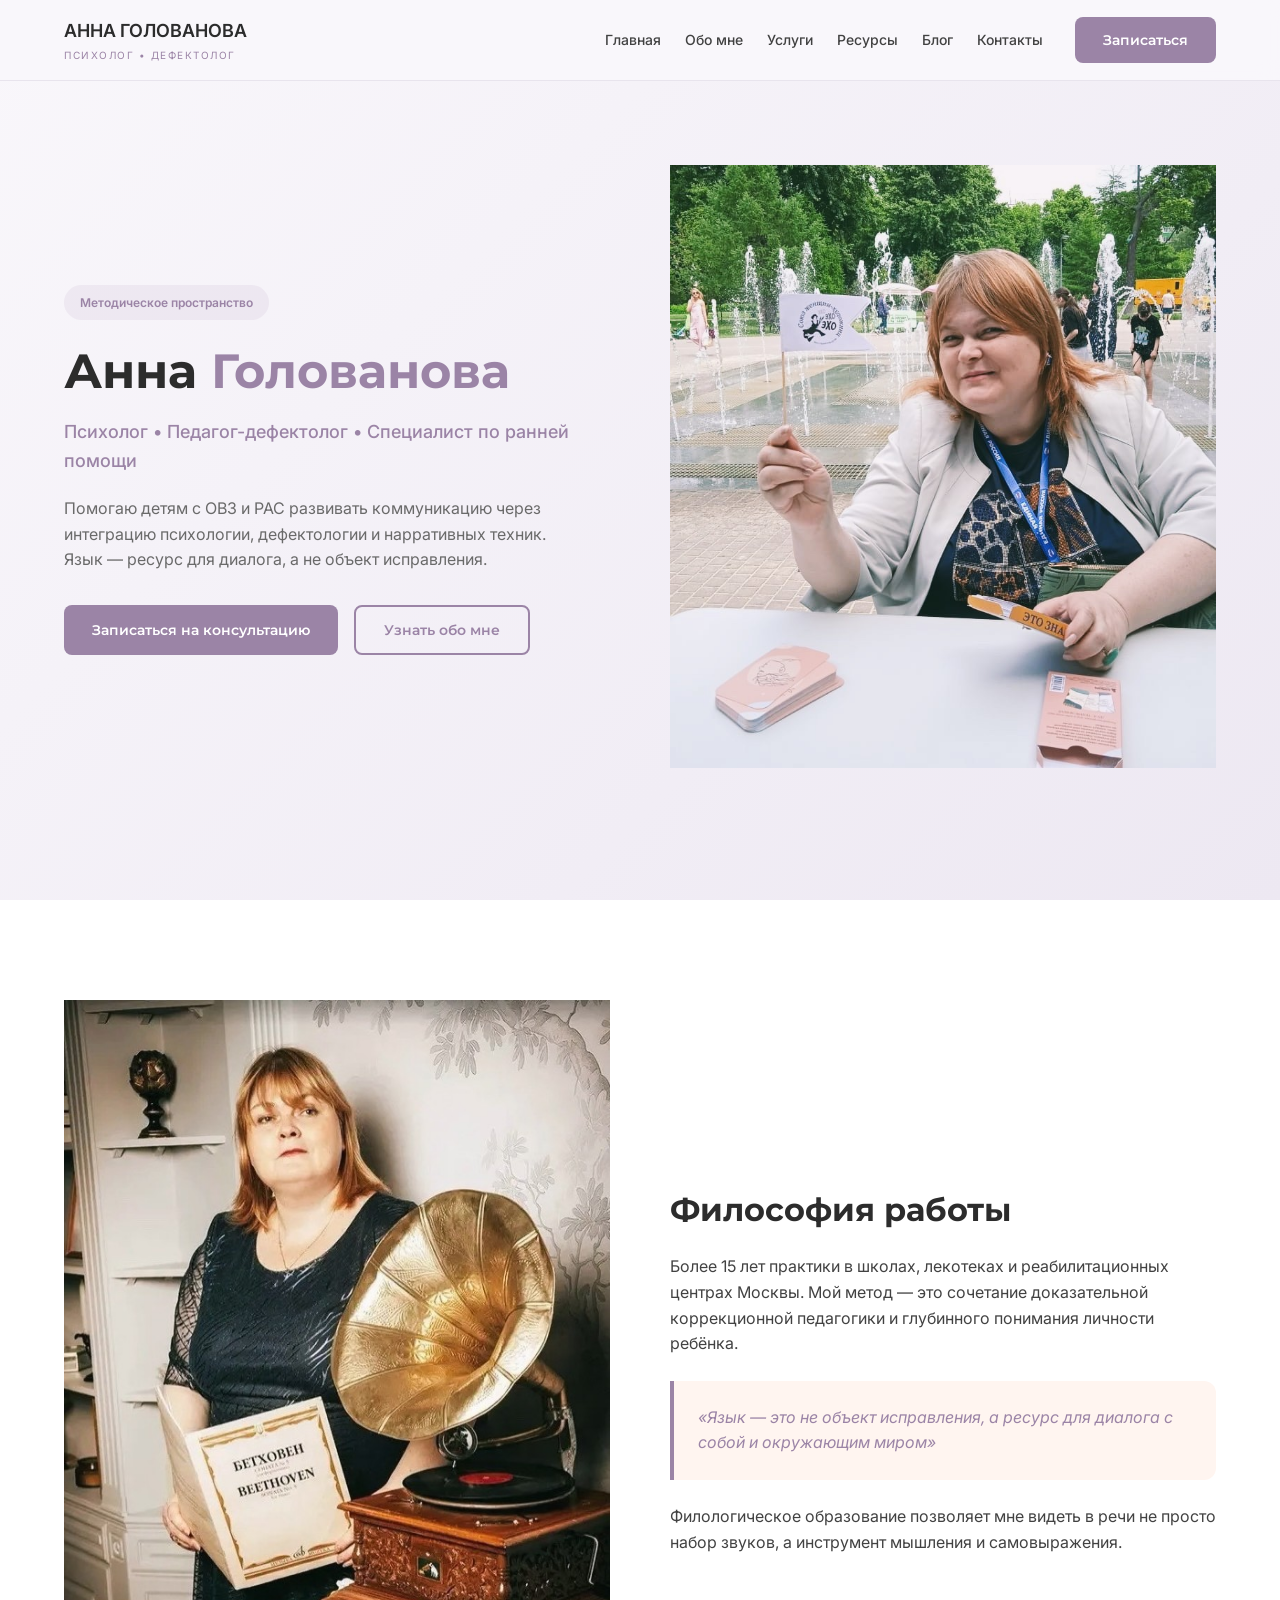
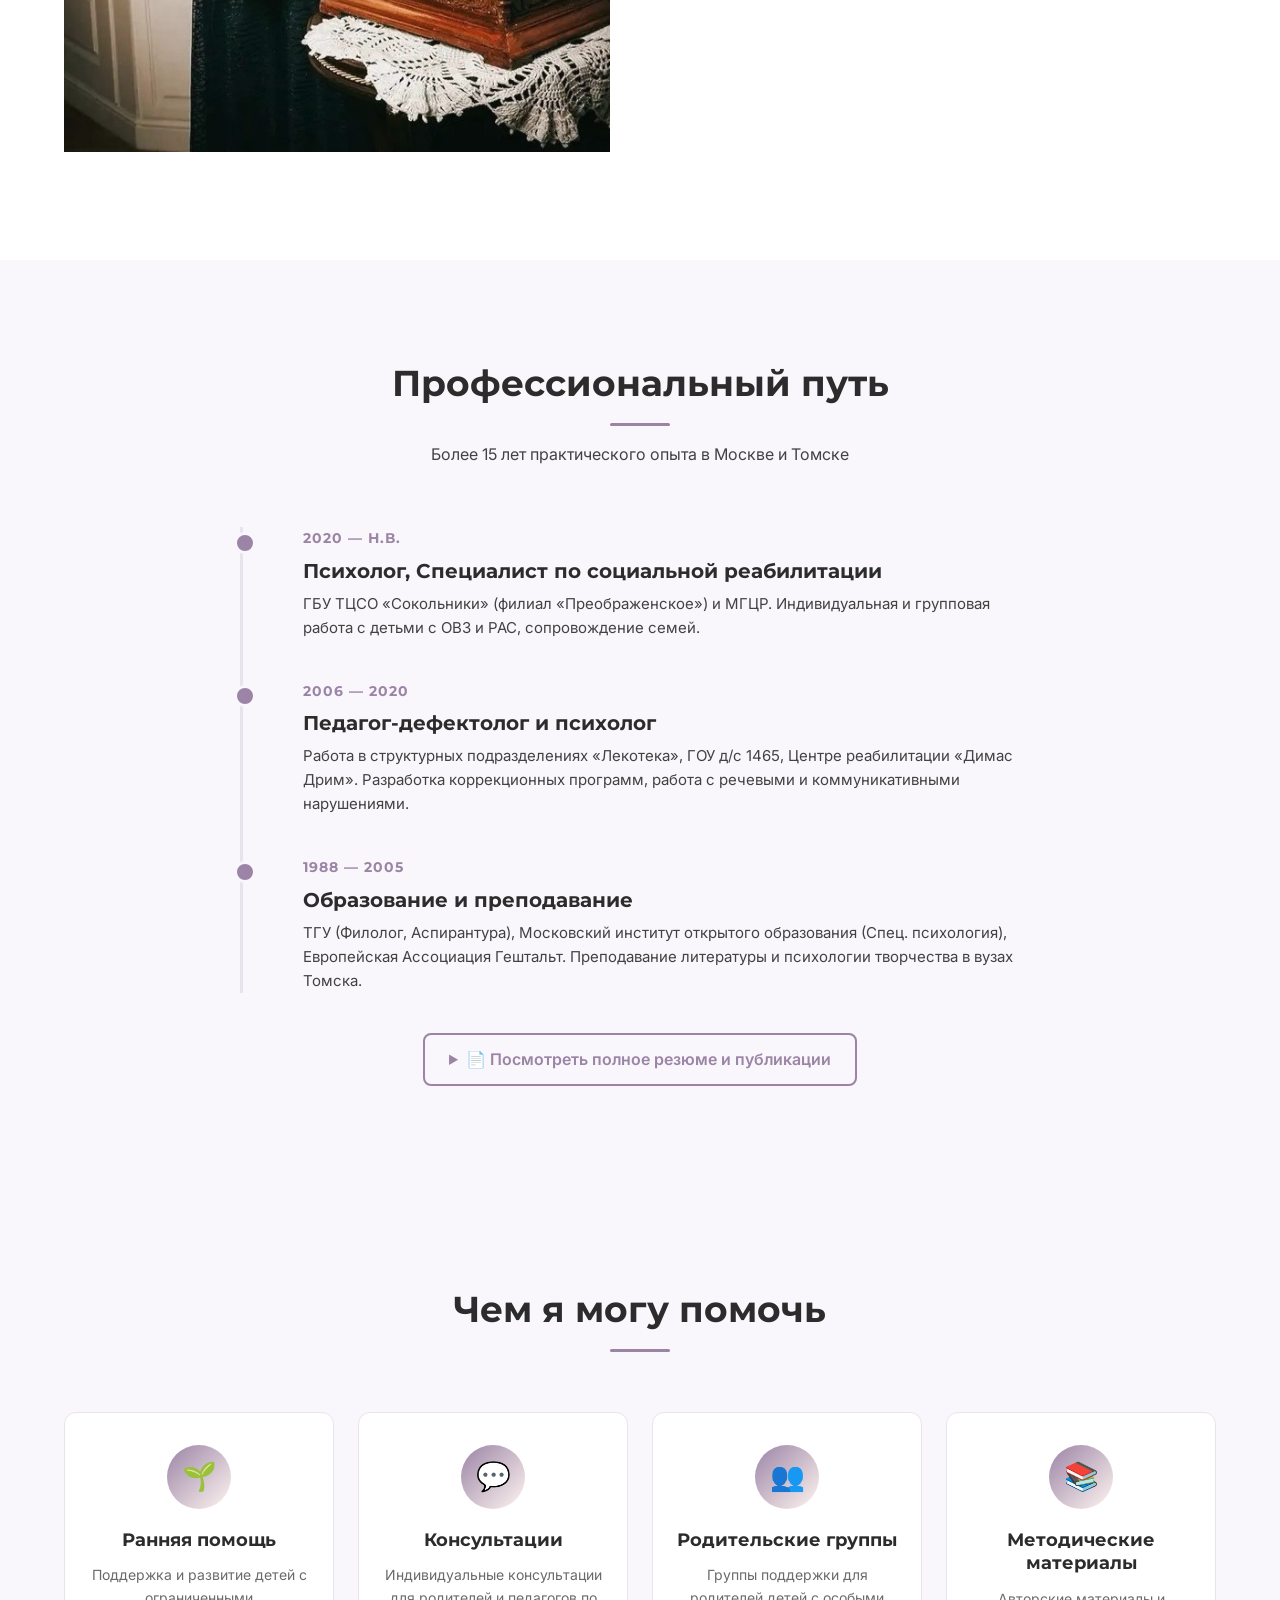
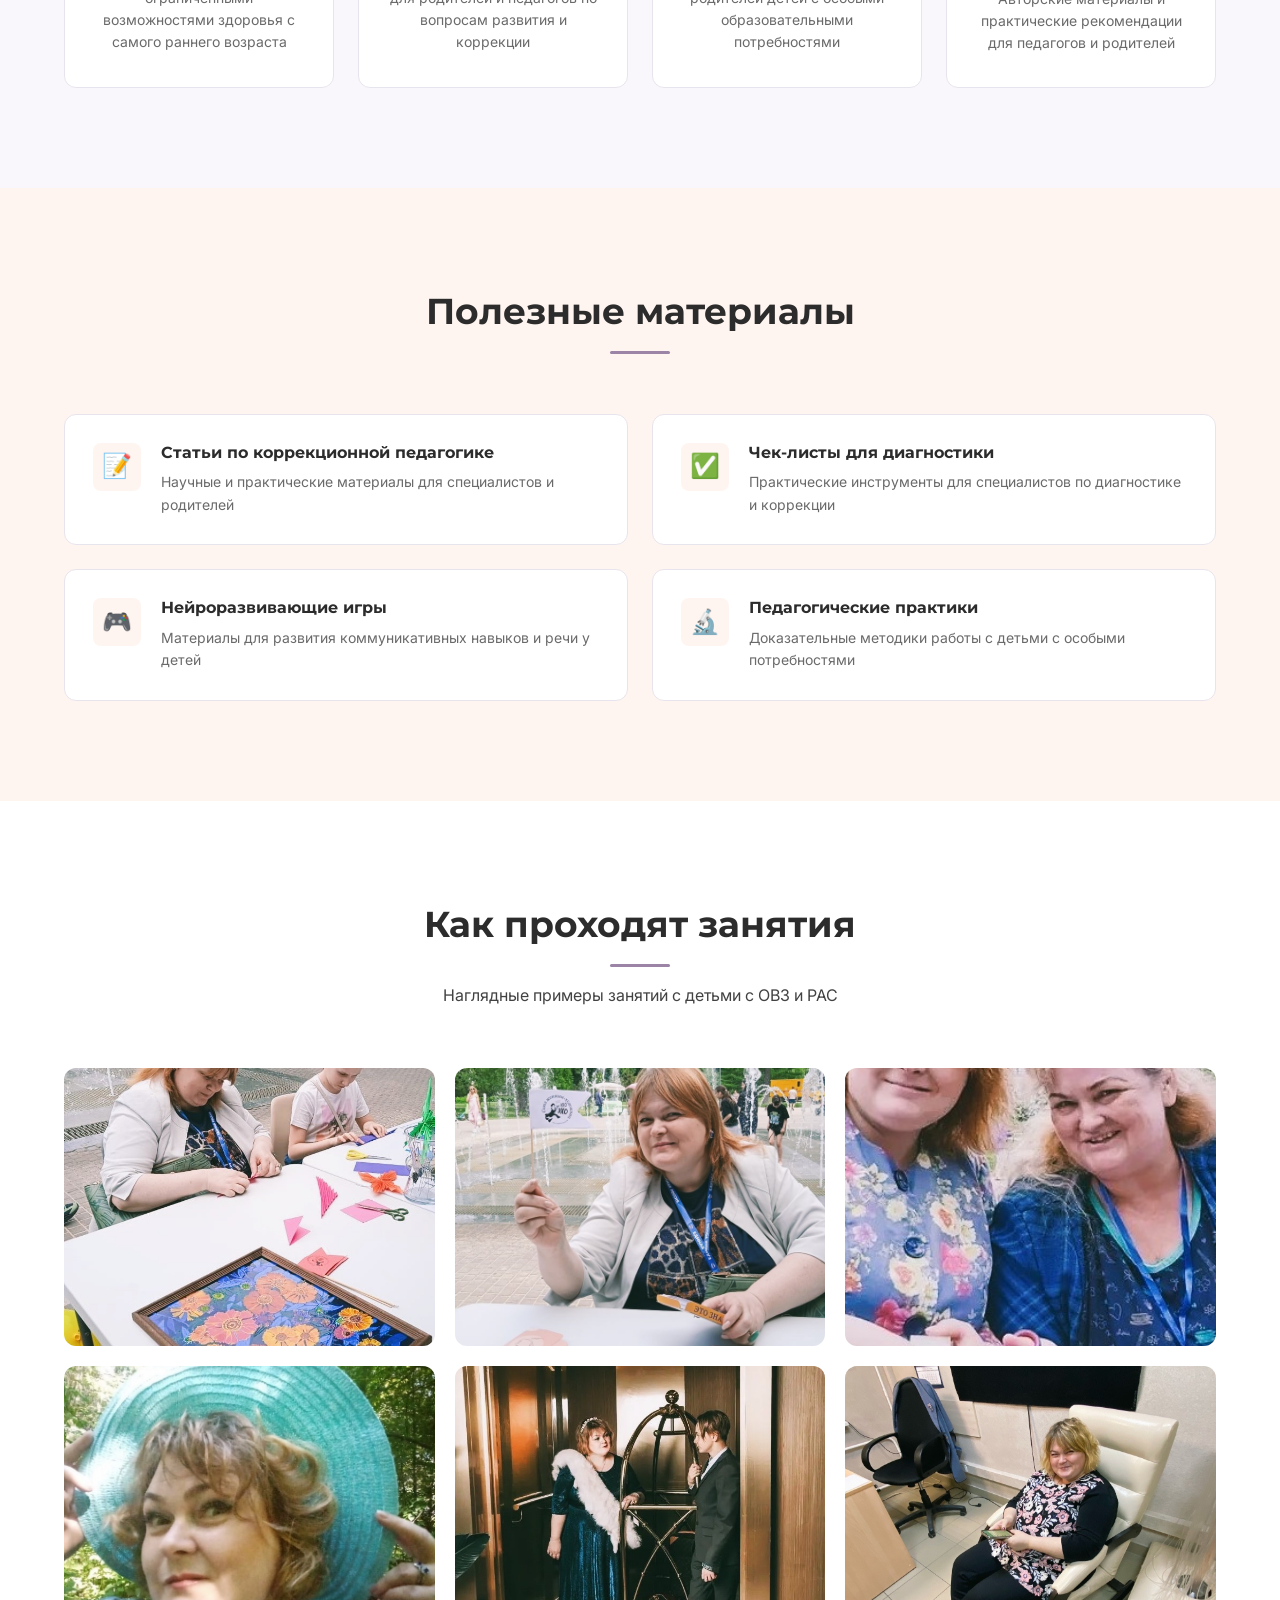
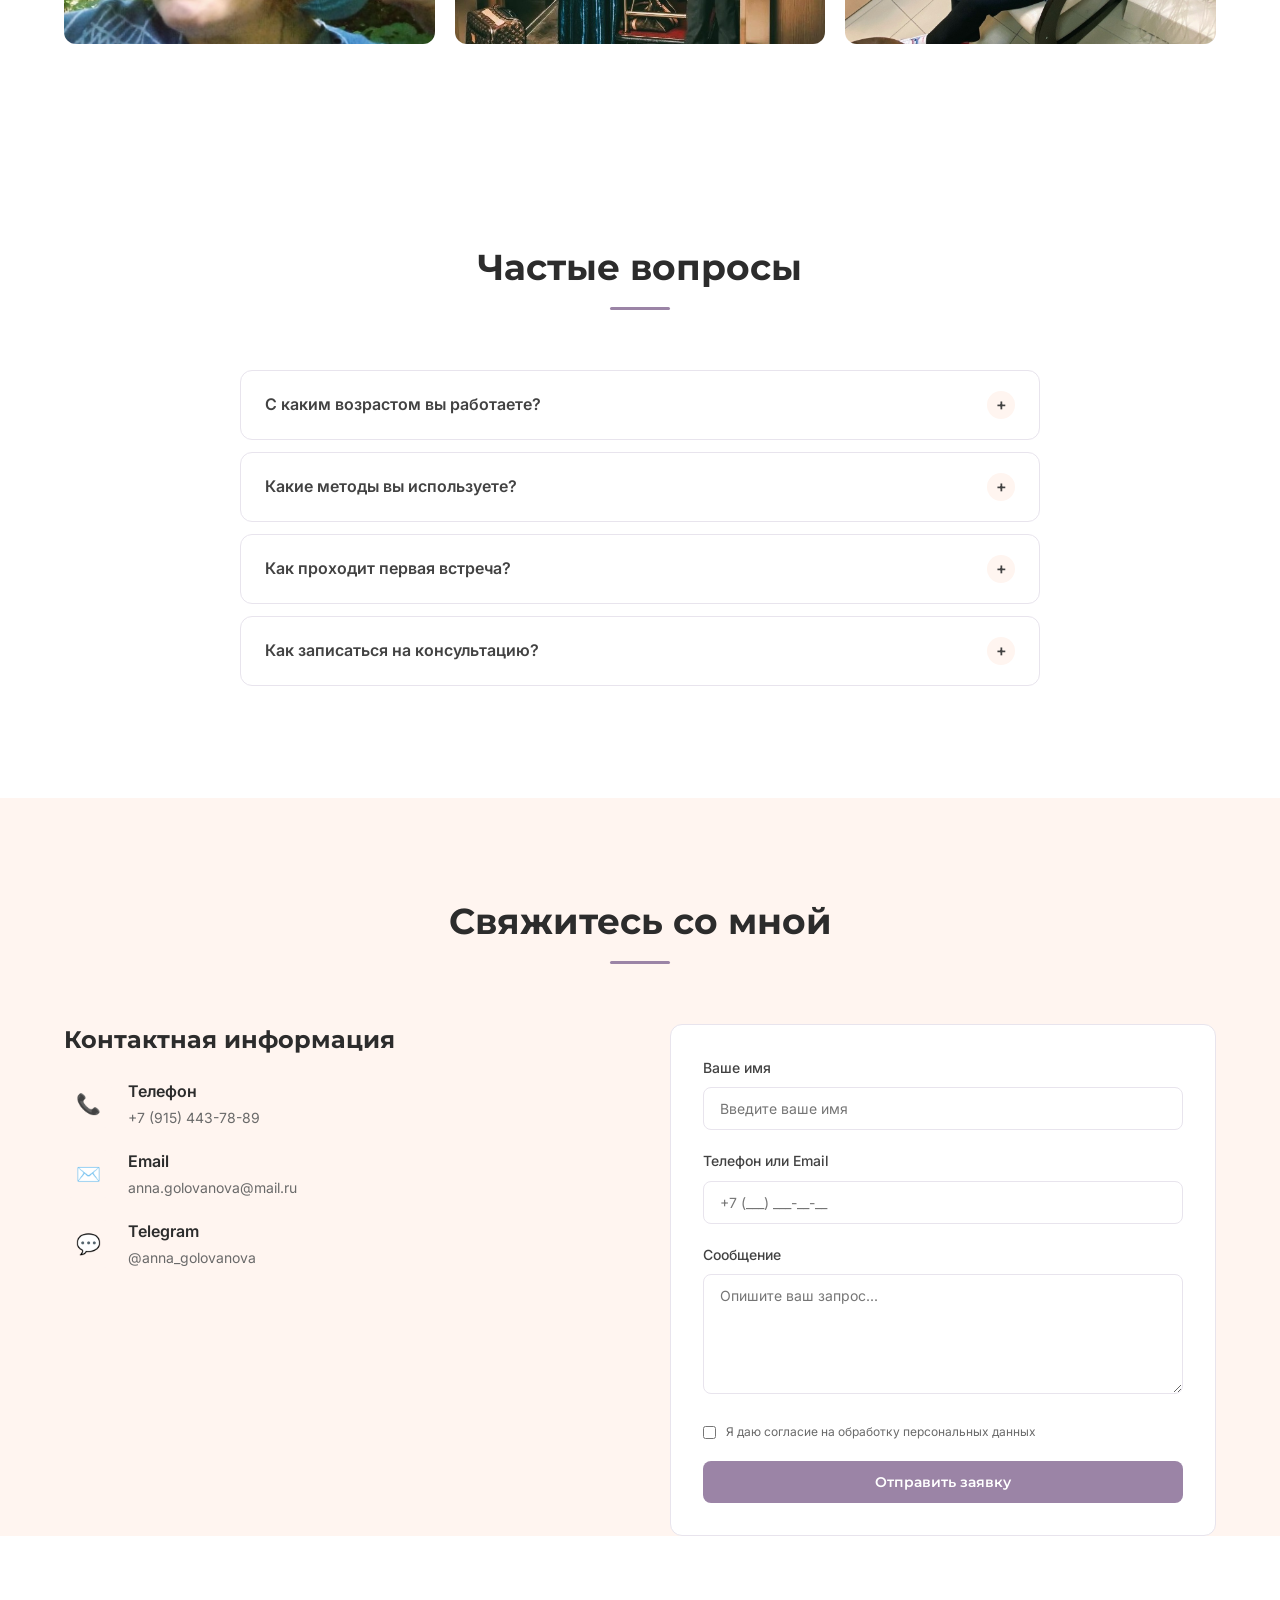
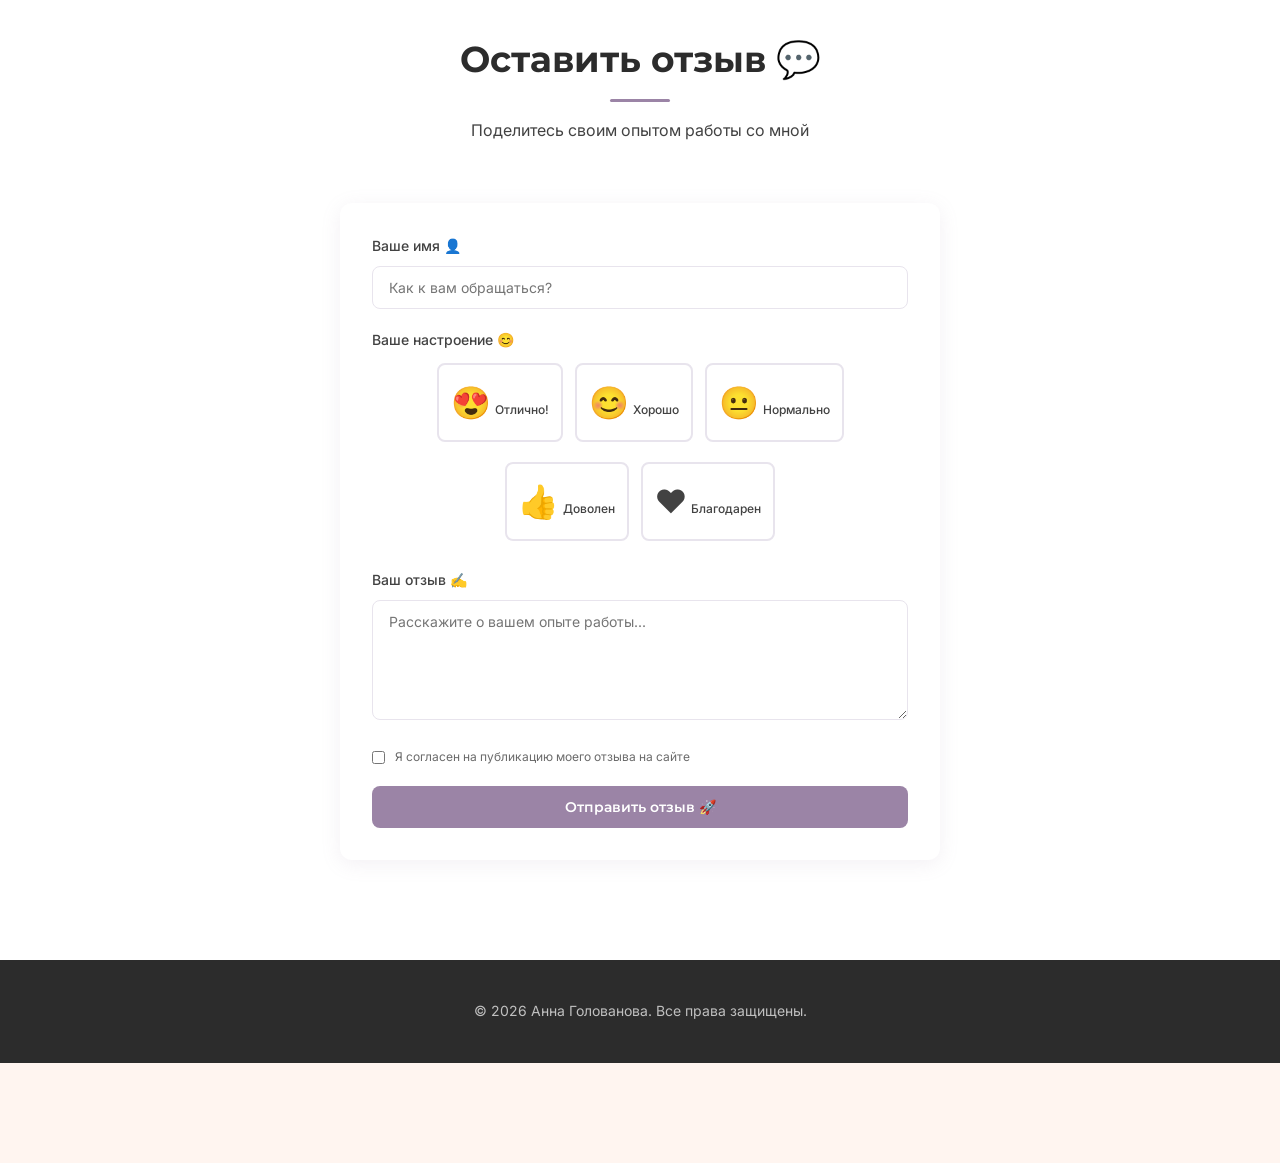
<file: index.html>
<!DOCTYPE html>
<html lang="ru">
<head>
  <meta charset="UTF-8">
 <meta name="yandex-verification" content="73e55db806e5dbe4" />
  <meta name="viewport" content="width=device-width, initial-scale=1.0">
  <!-- остальной код -->  <title>Методическое пространство Анны Головановой</title>
  <meta name="description" content="Психолог-дефектолог Анна Голованова: ранняя помощь, коррекция речи, работа с детьми с ОВЗ и РАС">
  <link rel="stylesheet" href="style.css">
  <link href="https://fonts.googleapis.com/css2?family=Montserrat:wght@400;600;700&family=Inter:wght@400;500&display=swap" rel="stylesheet">
</head>
<body>

  <!-- ШАПКА САЙТА -->
  <header class="header">
    <div class="container header-inner">
      <a href="#" class="logo">
        <span class="logo-main">АННА ГОЛОВАНОВА</span>
        <span class="logo-sub">Психолог • Дефектолог</span>
      </a>
      <nav class="nav">
        <ul class="nav-links">
          <li><a href="#home">Главная</a></li>
          <li><a href="#about">Обо мне</a></li>
          <li><a href="#services">Услуги</a></li>
          <li><a href="#resources">Ресурсы</a></li>
          <li><a href="#blog">Блог</a></li>
          <li><a href="#contacts">Контакты</a></li>
        </ul>
        <a href="#contacts" class="btn btn-primary">Записаться</a>
      </nav>
    </div>
  </header>

  <!-- ГЛАВНЫЙ ЭКРАН -->
  <section class="hero" id="home">
    <div class="container hero-inner">
      <div class="hero-content">
        <span class="hero-badge">Методическое пространство</span>
        <h1>Анна <span>Голованова</span></h1>
        <p class="hero-subtitle">Психолог • Педагог-дефектолог • Специалист по ранней помощи</p>
        <p class="hero-text">
          Помогаю детям с ОВЗ и РАС развивать коммуникацию через интеграцию психологии, дефектологии и нарративных техник. Язык — ресурс для диалога, а не объект исправления.
        </p>
        <div class="hero-buttons">
          <a href="#contacts" class="btn btn-primary">Записаться на консультацию</a>
          <a href="#about" class="btn btn-outline">Узнать обо мне</a>
        </div>
      </div>
           <div class="hero-image">
        <img src="annasflagomicartami.jpg" alt="Анна Голованова">
      </div>
    </div>
  </section>

  <!-- ОБО МНЕ (КРАТКО) -->
  <section class="section section-alt" id="about">
    <div class="container">
      <div class="about-brief">
               <div class="about-brief-image">
          <img src="annasgrammofonom.jpg" alt="Анна с граммофоном">
        </div>
        <div class="about-brief-content">
          <h2>Философия работы</h2>
          <p>Более 15 лет практики в школах, лекотеках и реабилитационных центрах Москвы. Мой метод — это сочетание доказательной коррекционной педагогики и глубинного понимания личности ребёнка.</p>
          <div class="quote">«Язык — это не объект исправления, а ресурс для диалога с собой и окружающим миром»</div>
          <p>Филологическое образование позволяет мне видеть в речи не просто набор звуков, а инструмент мышления и самовыражения.</p>
        </div>
      </div>
    </div>
  </section>
  <!-- ПРОФЕССИОНАЛЬНЫЙ ПУТЬ (ТАЙМЛАЙН) -->
  <section class="section" id="experience">
    <div class="container">
      <div class="section-header">
        <h2>Профессиональный путь</h2>
        <div class="section-divider"></div>
        <p>Более 15 лет практического опыта в Москве и Томске</p>
      </div>
      
      <div class="timeline-simple">
        <!-- Блок 1: Текущая работа -->
        <div class="timeline-item-simple">
          <div class="timeline-year">2020 — н.в.</div>
          <div class="timeline-content">
            <h3>Психолог, Специалист по социальной реабилитации</h3>
            <p>ГБУ ТЦСО «Сокольники» (филиал «Преображенское») и МГЦР. Индивидуальная и групповая работа с детьми с ОВЗ и РАС, сопровождение семей.</p>
          </div>
        </div>

        <!-- Блок 2: Основной опыт -->
        <div class="timeline-item-simple">
          <div class="timeline-year">2006 — 2020</div>
          <div class="timeline-content">
            <h3>Педагог-дефектолог и психолог</h3>
            <p>Работа в структурных подразделениях «Лекотека», ГОУ д/с 1465, Центре реабилитации «Димас Дрим». Разработка коррекционных программ, работа с речевыми и коммуникативными нарушениями.</p>
          </div>
        </div>

        <!-- Блок 3: Образование и начало пути (свернуто) -->
        <div class="timeline-item-simple">
          <div class="timeline-year">1988 — 2005</div>
          <div class="timeline-content">
            <h3>Образование и преподавание</h3>
            <p>ТГУ (Филолог, Аспирантура), Московский институт открытого образования (Спец. психология), Европейская Ассоциация Гештальт. Преподавание литературы и психологии творчества в вузах Томска.</p>
          </div>
        </div>
      </div>

      <!-- Кнопка для тех, кому нужны детали -->
      <div style="text-align: center; margin-top: 40px;">
        <details class="details-resume">
          <summary>📄 Посмотреть полное резюме и публикации</summary>
          <div class="details-content">
            <h4>Повышение квалификации</h4>
            <ul>
              <li>2020–2024: Современные методики работы с РАС</li>
              <li>2015–2019: Нейроразвивающие игры в коррекции</li>
              <li>2008–н.в.: Программа подготовки гештальт-терапевтов (2 ступень)</li>
            </ul>
            <h4>Ключевые публикации</h4>
            <ul>
              <li>2017: Журнал «Логопед» (методическая разработка)</li>
              <li>1992: Сборник стихов «Мой грешен путь», Томск</li>
            </ul>
          </div>
        </details>
      </div>

    </div>
  </section>
  <!-- УСЛУГИ -->
  <section class="section" id="services">
    <div class="container">
      <div class="section-header">
        <h2>Чем я могу помочь</h2>
        <div class="section-divider"></div>
      </div>
      <div class="services-grid">
        <div class="service-card">
          <div class="service-icon">🌱</div>
          <h3>Ранняя помощь</h3>
          <p>Поддержка и развитие детей с ограниченными возможностями здоровья с самого раннего возраста</p>
        </div>
        <div class="service-card">
          <div class="service-icon">💬</div>
          <h3>Консультации</h3>
          <p>Индивидуальные консультации для родителей и педагогов по вопросам развития и коррекции</p>
        </div>
        <div class="service-card">
          <div class="service-icon">👥</div>
          <h3>Родительские группы</h3>
          <p>Группы поддержки для родителей детей с особыми образовательными потребностями</p>
        </div>
        <div class="service-card">
          <div class="service-icon">📚</div>
          <h3>Методические материалы</h3>
          <p>Авторские материалы и практические рекомендации для педагогов и родителей</p>
        </div>
      </div>
    </div>
  </section>

  <!-- РЕСУРСЫ -->
  <section class="section section-peach" id="resources">
    <div class="container">
      <div class="section-header">
        <h2>Полезные материалы</h2>
        <div class="section-divider"></div>
      </div>
      <div class="resources-grid">
        <div class="resource-card">
          <div class="resource-icon">📝</div>
          <div>
            <h3>Статьи по коррекционной педагогике</h3>
            <p>Научные и практические материалы для специалистов и родителей</p>
          </div>
        </div>
        <div class="resource-card">
          <div class="resource-icon">✅</div>
          <div>
            <h3>Чек-листы для диагностики</h3>
            <p>Практические инструменты для специалистов по диагностике и коррекции</p>
          </div>
        </div>
        <div class="resource-card">
          <div class="resource-icon">🎮</div>
          <div>
            <h3>Нейроразвивающие игры</h3>
            <p>Материалы для развития коммуникативных навыков и речи у детей</p>
          </div>
        </div>
        <div class="resource-card">
          <div class="resource-icon">🔬</div>
          <div>
            <h3>Педагогические практики</h3>
            <p>Доказательные методики работы с детьми с особыми потребностями</p>
          </div>
        </div>
      </div>
    </div>
  </section>
  <!-- ГАЛЕРЕЯ (ПРИМЕРЫ РАБОТЫ) -->
  <section class="section section-alt" id="gallery">
    <div class="container">
      <div class="section-header">
        <h2>Как проходят занятия</h2>
        <div class="section-divider"></div>
        <p>Наглядные примеры занятий с детьми с ОВЗ и РАС</p>
      </div>
      <div class="gallery-grid">
        <div class="gallery-item">
          <img src="annadetisorigami.jpg" alt="Занятия с детьми">
          <div class="gallery-overlay">
            <span>Занятия с детьми</span>
          </div>
        </div>
        <div class="gallery-item">
          <img src="annasflagomicartami.jpg" alt="Диагностическая работа">
          <div class="gallery-overlay">
            <span>Диагностическая работа</span>
          </div>
        </div>
        <div class="gallery-item">
          <img src="annanocznycisulibkoy.jpg" alt="Профессиональные мероприятия">
          <div class="gallery-overlay">
            <span>Профессиональные мероприятия</span>
          </div>
        </div>
        <div class="gallery-item">
          <img src="annavshlyape.jpg" alt="Творческие занятия">
          <div class="gallery-overlay">
            <span>Творческие занятия</span>
          </div>
        </div>
        <div class="gallery-item">
          <img src="annavliftessynom.jpg" alt="Индивидуальные консультации">
          <div class="gallery-overlay">
            <span>Индивидуальные консультации</span>
          </div>
        </div>
        <div class="gallery-item">
          <img src="annavcresle.jpg" alt="Комфортная обстановка">
          <div class="gallery-overlay">
            <span>Комфортная обстановка</span>
          </div>
        </div>
      </div>
    </div>
  </section>
  <!-- FAQ -->
  <section class="section section-alt" id="faq">
    <div class="container">
      <div class="section-header">
        <h2>Частые вопросы</h2>
        <div class="section-divider"></div>
      </div>
      <div class="faq-list">
        <div class="faq-item">
          <div class="faq-question">
            <span>С каким возрастом вы работаете?</span>
            <div class="faq-toggle">+</div>
          </div>
          <div class="faq-answer">
            <div class="faq-answer-inner">
              Я работаю с детьми от раннего детства до подросткового возраста, а также консультирую взрослых. Основной фокус — ранняя помощь и коррекционно-развивающее сопровождение.
            </div>
          </div>
        </div>
        <div class="faq-item">
          <div class="faq-question">
            <span>Какие методы вы используете?</span>
            <div class="faq-toggle">+</div>
          </div>
          <div class="faq-answer">
            <div class="faq-answer-inner">
              Интеграция специальной психологии, дефектологической коррекции и нарративных практик. Использую текст, метафору и историю как инструменты развития связной речи, эмоционального интеллекта и рефлексии.
            </div>
          </div>
        </div>
        <div class="faq-item">
          <div class="faq-question">
            <span>Как проходит первая встреча?</span>
            <div class="faq-toggle">+</div>
          </div>
          <div class="faq-answer">
            <div class="faq-answer-inner">
              Первая встреча — это диагностическая консультация, где мы определяем запрос, знакомимся и строим маршрут работы. Длится 60 минут.
            </div>
          </div>
        </div>
        <div class="faq-item">
          <div class="faq-question">
            <span>Как записаться на консультацию?</span>
            <div class="faq-toggle">+</div>
          </div>
          <div class="faq-answer">
            <div class="faq-answer-inner">
              Вы можете заполнить форму на сайте, написать в Telegram или позвонить по телефону. Я свяжусь с вами в ближайшее время для уточнения деталей и выбора удобного времени.
            </div>
          </div>
        </div>
      </div>
    </div>
  </section>
  <!-- КОНТАКТЫ + ФОРМА -->
  <section class="section section-peach" id="contacts">
    <div class="container">
      <div class="section-header">
        <h2>Свяжитесь со мной</h2>
        <div class="section-divider"></div>
      </div>
      <div class="contact-grid">
        <div class="contact-info">
          <h3>Контактная информация</h3>
          <div class="contact-item">
            <div class="contact-icon">📞</div>
            <div>
              <div class="contact-item-label">Телефон</div>
              <div class="contact-item-value">+7 (915) 443-78-89</div>
            </div>
          </div>
          <div class="contact-item">
            <div class="contact-icon">✉️</div>
            <div>
              <div class="contact-item-label">Email</div>
              <div class="contact-item-value">anna.golovanova@mail.ru</div>
            </div>
          </div>
          <div class="contact-item">
            <div class="contact-icon">💬</div>
            <div>
              <div class="contact-item-label">Telegram</div>
              <div class="contact-item-value">@anna_golovanova</div>
            </div>
          </div>
        </div>
        <div class="contact-form">
          <!-- ФОРМА: data-netlify="true" ОБЯЗАТЕЛЬНО -->
          <form action="https://formsubmit.co/anna.golovanova@mail.ru" method="POST">
  <input type="hidden" name="_captcha" value="false">
  <input type="hidden" name="_next" value="https://mineral8.github.io/">
  <input type="hidden" name="_subject" value="Новая заявка с сайта!">
            <div class="form-group">
              <label>Ваше имя</label>
              <input type="text" name="name" required placeholder="Введите ваше имя">
            </div>
            <div class="form-group">
              <label>Телефон или Email</label>
              <input type="text" name="contact" required placeholder="+7 (___) ___-__-__">
            </div>
            <div class="form-group">
              <label>Сообщение</label>
              <textarea name="message" placeholder="Опишите ваш запрос..."></textarea>
            </div>
            <div class="form-consent">
              <input type="checkbox" name="consent" required>
              <label>Я даю согласие на обработку персональных данных</label>
            </div>
            <button type="submit" class="btn btn-primary form-submit">Отправить заявку</button>
          </form>
        </div>
      </div>
    </div>  
<!-- ФОРМА ОТЗЫВОВ -->
  <section class="section section-alt" id="leave-review">
    <div class="container">
      <div class="section-header">
        <h2>Оставить отзыв 💬</h2>
        <div class="section-divider"></div>
        <p>Поделитесь своим опытом работы со мной</p>
      </div>
      
      <div class="review-form-container">
        <form action="https://formsubmit.co/anna.golovanova@mail.ru" method="POST">
  <input type="hidden" name="_captcha" value="false">
  <input type="hidden" name="_next" value="https://mineral8.github.io/">
  <input type="hidden" name="_subject" value="Новый отзыв с сайта!">
          
          <div class="form-group">
            <label>Ваше имя 👤</label>
            <input type="text" name="name" required placeholder="Как к вам обращаться?">
          </div>
          
          <div class="form-group">
            <label>Ваше настроение 😊</label>
            <div class="emoji-selector">
              <label class="emoji-option">
                <input type="radio" name="mood" value="excellent" required>
                <span class="emoji">😍</span>
                <span class="emoji-label">Отлично!</span>
              </label>
              <label class="emoji-option">
                <input type="radio" name="mood" value="good">
                <span class="emoji">😊</span>
                <span class="emoji-label">Хорошо</span>
              </label>
              <label class="emoji-option">
                <input type="radio" name="mood" value="normal">
                <span class="emoji">😐</span>
                <span class="emoji-label">Нормально</span>
              </label>
              <label class="emoji-option">
                <input type="radio" name="mood" value="satisfied">
                <span class="emoji">👍</span>
                <span class="emoji-label">Доволен</span>
              </label>
              <label class="emoji-option">
                <input type="radio" name="mood" value="grateful">
                <span class="emoji">❤️</span>
                <span class="emoji-label">Благодарен</span>
              </label>
            </div>
          </div>
          
          <div class="form-group">
            <label>Ваш отзыв ✍️</label>
            <textarea name="review-text" required placeholder="Расскажите о вашем опыте работы..." rows="5"></textarea>
          </div>
          
          <div class="form-consent">
            <input type="checkbox" name="consent-review" required>
            <label>Я согласен на публикацию моего отзыва на сайте</label>
          </div>
          
          <button type="submit" class="btn btn-primary form-submit">Отправить отзыв 🚀</button>
        </form>
      </div>
    </div>
  </section>

  <!-- ПОДВАЛ -->
  <footer class="footer">
    <div class="container">
      <p>© 2026 Анна Голованова. Все права защищены.</p>
    </div>
  </footer>

  <!-- СКРИПТЫ -->
  <script src="script.js"></script>
</body>
</html>
</file>
<file: style.css>
/* ЦВЕТА И НАСТРОЙКИ */
:root {
  --bg-primary: #F9F7FB;
  --bg-secondary: #FFFFFF;
  --bg-peach: #FFF5F0;
  --accent-primary: #9B84A6;
  --accent-secondary: #D4A5A5;   /* ← ДОБАВЬ ЭТУ СТРОКУ */
  --accent-hover: #8A7395;
  --text-primary: #2C2C2C;
  --text-secondary: #424242;
  --text-muted: #6A6A6A;
  --border-light: #E8E4ED;
  --shadow-sm: 0 2px 8px rgba(155, 132, 166, 0.08);
  --shadow-md: 0 4px 20px rgba(155, 132, 166, 0.12);
  --radius-sm: 8px;
  --radius-md: 12px;
  --radius-lg: 20px;
}

/* БАЗОВЫЕ НАСТРОЙКИ */
* { margin: 0; padding: 0; box-sizing: border-box; }
html { scroll-behavior: smooth; }
body {
  font-family: 'Inter', sans-serif;
  background: var(--bg-primary);
  color: var(--text-secondary);
  line-height: 1.6;
}
h1, h2, h3, h4 {
  font-family: 'Montserrat', sans-serif;
  color: var(--text-primary);
  line-height: 1.3;
}
a { text-decoration: none; color: inherit; transition: 0.3s; }
img { max-width: 100%; height: auto; }
.container { max-width: 1200px; margin: 0 auto; padding: 0 24px; }

/* КНОПКИ */
.btn {
  display: inline-flex;
  align-items: center;
  justify-content: center;
  padding: 12px 28px;
  font-family: 'Montserrat', sans-serif;
  font-size: 14px;
  font-weight: 600;
  border: none;
  border-radius: var(--radius-sm);
  cursor: pointer;
  transition: 0.3s;
}
.btn-primary { background: var(--accent-primary); color: white; }
.btn-primary:hover { background: var(--accent-hover); transform: translateY(-2px); }
.btn-outline { background: transparent; color: var(--accent-primary); border: 2px solid var(--accent-primary); }
.btn-outline:hover { background: var(--accent-primary); color: white; }

/* ШАПКА */
.header {
  position: fixed;
  top: 0; left: 0; right: 0;
  background: rgba(249, 247, 251, 0.95);
  backdrop-filter: blur(10px);
  z-index: 1000;
  border-bottom: 1px solid var(--border-light);
}
.header-inner {
  display: flex;
  align-items: center;
  justify-content: space-between;
  height: 80px;
}
.logo { display: flex; flex-direction: column; gap: 2px; }
.logo-main { font-size: 18px; font-weight: 600; color: var(--text-primary); }
.logo-sub { font-size: 10px; color: var(--accent-primary); letter-spacing: 1.5px; text-transform: uppercase; }
.nav { display: flex; align-items: center; gap: 32px; }
.nav-links { display: flex; gap: 24px; list-style: none; }
.nav-links a { font-size: 14px; font-weight: 500; }
.nav-links a:hover { color: var(--accent-primary); }

/* ГЛАВНЫЙ ЭКРАН */
.hero {
  padding: 120px 0 80px;
  min-height: 100vh;
  display: flex;
  align-items: center;
  background: linear-gradient(135deg, var(--bg-primary) 0%, #EDE8F2 100%);
}
.hero-inner {
  display: grid;
  grid-template-columns: 1fr 1fr;
  gap: 60px;
  align-items: center;
}
.hero-badge {
  display: inline-block;
  padding: 8px 16px;
  background: rgba(155, 132, 166, 0.1);
  color: var(--accent-primary);
  font-size: 12px;
  font-weight: 600;
  border-radius: 20px;
  margin-bottom: 20px;
}
.hero h1 { font-size: 48px; margin-bottom: 16px; }
.hero h1 span { color: var(--accent-primary); }
.hero-subtitle { font-size: 18px; color: var(--accent-primary); font-weight: 500; margin-bottom: 20px; }
.hero-text { font-size: 16px; color: var(--text-muted); margin-bottom: 32px; max-width: 520px; }
.hero-buttons { display: flex; gap: 16px; flex-wrap: wrap; }
.hero-image { text-align: right; }
.image-placeholder {
  width: 100%;
  max-width: 500px;
  height: 500px;
  background: linear-gradient(135deg, var(--accent-primary), var(--bg-peach));
  border-radius: var(--radius-lg);
  display: flex;
  align-items: center;
  justify-content: center;
  color: white;
  font-weight: 600;
  font-size: 18px;
  box-shadow: var(--shadow-md);
}

/* СЕКЦИИ */
.section { padding: 100px 0; }
.section-alt { background: var(--bg-secondary); }
.section-peach { background: var(--bg-peach); }
.section-header { text-align: center; margin-bottom: 60px; }
.section-header h2 { font-size: 36px; margin-bottom: 16px; }
.section-divider { width: 60px; height: 3px; background: var(--accent-primary); margin: 16px auto; border-radius: 2px; }

/* ОБО МНЕ */
.about-brief { display: grid; grid-template-columns: 1fr 1fr; gap: 60px; align-items: center; }
.about-brief-content h2 { font-size: 32px; margin-bottom: 24px; }
.about-brief-content p { margin-bottom: 16px; }
.quote {
  padding: 24px;
  background: var(--bg-peach);
  border-left: 4px solid var(--accent-primary);
  border-radius: 0 var(--radius-md) var(--radius-md) 0;
  margin: 24px 0;
  font-style: italic;
  color: var(--accent-primary);
}

/* УСЛУГИ */
.services-grid { display: grid; grid-template-columns: repeat(4, 1fr); gap: 24px; }
.service-card {
  background: var(--bg-secondary);
  padding: 32px 24px;
  border-radius: var(--radius-md);
  text-align: center;
  border: 1px solid var(--border-light);
  transition: 0.3s;
}
.service-card:hover { transform: translateY(-8px); box-shadow: var(--shadow-md); border-color: var(--accent-primary); }
.service-icon {
  width: 64px; height: 64px;
  background: linear-gradient(135deg, var(--accent-primary), var(--bg-peach));
  border-radius: 50%;
  display: flex; align-items: center; justify-content: center;
  margin: 0 auto 20px;
  font-size: 28px;
}
.service-card h3 { font-size: 18px; margin-bottom: 12px; }
.service-card p { font-size: 14px; color: var(--text-muted); }

/* РЕСУРСЫ */
.resources-grid { display: grid; grid-template-columns: repeat(2, 1fr); gap: 24px; }
.resource-card {
  background: var(--bg-secondary);
  padding: 28px;
  border-radius: var(--radius-md);
  display: flex;
  align-items: flex-start;
  gap: 20px;
  border: 1px solid var(--border-light);
  transition: 0.3s;
}
.resource-card:hover { transform: translateY(-4px); box-shadow: var(--shadow-sm); border-color: var(--accent-primary); }
.resource-icon {
  width: 48px; height: 48px;
  background: var(--bg-peach);
  border-radius: var(--radius-sm);
  display: flex; align-items: center; justify-content: center;
  font-size: 24px;
  flex-shrink: 0;
}
.resource-card h3 { font-size: 16px; margin-bottom: 8px; }
.resource-card p { font-size: 14px; color: var(--text-muted); }

/* FAQ */
.faq-list { max-width: 800px; margin: 0 auto; }
.faq-item {
  background: var(--bg-secondary);
  border-radius: var(--radius-md);
  margin-bottom: 12px;
  border: 1px solid var(--border-light);
  overflow: hidden;
}
.faq-question {
  padding: 20px 24px;
  display: flex;
  justify-content: space-between;
  align-items: center;
  cursor: pointer;
  font-weight: 600;
  font-size: 16px;
}
.faq-question:hover { color: var(--accent-primary); }
.faq-toggle {
  width: 28px; height: 28px;
  background: var(--bg-peach);
  border-radius: 50%;
  display: flex; align-items: center; justify-content: center;
  transition: 0.3s;
}
.faq-item.active .faq-toggle { background: var(--accent-primary); color: white; transform: rotate(45deg); }
.faq-answer {
  max-height: 0;
  overflow: hidden;
  transition: max-height 0.3s ease;
}
.faq-answer-inner { padding: 0 24px 20px; color: var(--text-muted); line-height: 1.7; }

/* КОНТАКТЫ */
.contact-grid { display: grid; grid-template-columns: 1fr 1fr; gap: 60px; }
.contact-info h3 { font-size: 24px; margin-bottom: 24px; }
.contact-item { display: flex; align-items: center; gap: 16px; margin-bottom: 20px; }
.contact-icon {
  width: 48px; height: 48px;
  background: var(--bg-peach);
  border-radius: var(--radius-sm);
  display: flex; align-items: center; justify-content: center;
  font-size: 20px;
  flex-shrink: 0;
}
.contact-item-label { font-weight: 600; color: var(--text-primary); margin-bottom: 2px; }
.contact-item-value { color: var(--text-muted); font-size: 14px; }
.contact-form {
  background: var(--bg-secondary);
  padding: 32px;
  border-radius: var(--radius-md);
  border: 1px solid var(--border-light);
}
.form-group { margin-bottom: 20px; }
.form-group label { display: block; font-size: 14px; font-weight: 500; margin-bottom: 8px; }
.form-group input, .form-group textarea {
  width: 100%;
  padding: 12px 16px;
  border: 1px solid var(--border-light);
  border-radius: var(--radius-sm);
  font-family: 'Inter', sans-serif;
  font-size: 14px;
}
.form-group input:focus, .form-group textarea:focus {
  outline: none;
  border-color: var(--accent-primary);
}
.form-group textarea { min-height: 120px; resize: vertical; }
.form-consent { display: flex; align-items: flex-start; gap: 10px; margin-bottom: 20px; font-size: 12px; color: var(--text-muted); }
.form-consent input { margin-top: 4px; accent-color: var(--accent-primary); }
.form-submit { width: 100%; }

/* ПОДВАЛ */
.footer { background: var(--text-primary); color: rgba(255,255,255,0.7); padding: 40px 0; text-align: center; font-size: 14px; }

/* АДАПТИВНОСТЬ (ДЛЯ ТЕЛЕФОНОВ) */
@media (max-width: 1024px) {
  .hero-inner { grid-template-columns: 1fr; text-align: center; }
  .hero-content { order: 2; }
  .hero-image { order: 1; }
  .hero-image .image-placeholder { margin: 0 auto; }
  .hero-text { margin: 0 auto 32px; }
  .hero-buttons { justify-content: center; }
  .services-grid { grid-template-columns: repeat(2, 1fr); }
  .about-brief { grid-template-columns: 1fr; }
}
@media (max-width: 768px) {
  .nav-links { display: none; }
  .hero h1 { font-size: 32px; }
  .section { padding: 60px 0; }
  .section-header h2 { font-size: 28px; }
  .services-grid { grid-template-columns: 1fr; }
  .resources-grid { grid-template-columns: 1fr; }
  .contact-grid { grid-template-columns: 1fr; gap: 40px; }
  .hero-buttons { flex-direction: column; align-items: center; }
  .btn { width: 100%; }
}

/* СТИЛИ ДЛЯ СТРАНИЦЫ "ОБО МНЕ" */
.about-page-hero {
  padding: 120px 0 60px;
  background: linear-gradient(135deg, var(--bg-primary) 0%, #EDE8F2 100%);
}

.about-page-header {
  display: grid;
  grid-template-columns: 300px 1fr;
  gap: 40px;
  align-items: center;
}

.about-page-photo {
  width: 300px;
  height: 380px;
  border-radius: var(--radius-lg);
  overflow: hidden;
  box-shadow: var(--shadow-lg);
}

.about-page-photo img {
  width: 100%;
  height: 100%;
  object-fit: cover;
}

.about-page-info h1 {
  font-size: 42px;
  margin-bottom: 8px;
}

.about-page-info .subtitle {
  font-size: 18px;
  color: var(--accent-primary);
  font-weight: 500;
  margin-bottom: 20px;
}

.about-page-info p {
  line-height: 1.8;
  margin-bottom: 12px;
}

/* ТАЙМЛАЙН */
.timeline-section {
  padding: 80px 0;
}

.timeline-grid {
  display: grid;
  grid-template-columns: 1fr 1fr;
  gap: 60px;
}

.timeline-column h3 {
  font-size: 24px;
  margin-bottom: 32px;
  padding-bottom: 16px;
  border-bottom: 3px solid var(--accent-primary);
}

.timeline-item {
  position: relative;
  padding-left: 24px;
  padding-bottom: 32px;
  border-left: 2px solid var(--border-light);
}

.timeline-item:last-child {
  padding-bottom: 0;
}

.timeline-item::before {
  content: '';
  position: absolute;
  left: -7px;
  top: 4px;
  width: 12px;
  height: 12px;
  background: var(--accent-primary);
  border-radius: 50%;
  border: 2px solid var(--bg-primary);
}

.timeline-date {
  font-size: 13px;
  font-weight: 600;
  color: var(--accent-primary);
  margin-bottom: 4px;
}

.timeline-title {
  font-size: 16px;
  font-weight: 600;
  color: var(--text-primary);
  margin-bottom: 4px;
}

.timeline-desc {
  font-size: 14px;
  color: var(--text-muted);
  line-height: 1.6;
}

/* НАВЫКИ (ТЕГИ) */
.skills-grid {
  display: flex;
  flex-wrap: wrap;
  gap: 12px;
  justify-content: center;
}

.skill-tag {
  padding: 10px 20px;
  background: var(--bg-secondary);
  border: 1px solid var(--border-light);
  border-radius: 24px;
  font-size: 14px;
  font-weight: 500;
  color: var(--text-secondary);
  transition: 0.3s;
}

.skill-tag:hover {
  background: var(--accent-primary);
  color: white;
  border-color: var(--accent-primary);
}

/* ПУБЛИКАЦИИ */
.publications-list {
  max-width: 800px;
  margin: 0 auto;
}

.pub-item {
  padding: 20px;
  background: var(--bg-secondary);
  border-radius: var(--radius-md);
  margin-bottom: 12px;
  border: 1px solid var(--border-light);
  display: flex;
  align-items: center;
  gap: 16px;
  transition: 0.3s;
}

.pub-item:hover {
  border-color: var(--accent-primary);
  box-shadow: var(--shadow-sm);
}

.pub-year {
  padding: 8px 16px;
  background: var(--bg-peach);
  border-radius: var(--radius-sm);
  font-size: 13px;
  font-weight: 600;
  color: var(--accent-primary);
  white-space: nowrap;
}

.pub-title {
  font-size: 15px;
  color: var(--text-primary);
}

/* АДАПТИВНОСТЬ ДЛЯ СТРАНИЦЫ "ОБО МНЕ" */
@media (max-width: 1024px) {
  .about-page-header {
    grid-template-columns: 1fr;
    text-align: center;
  }
  .about-page-photo {
    margin: 0 auto;
  }
  .timeline-grid {
    grid-template-columns: 1fr;
    gap: 40px;
  }
}

@media (max-width: 768px) {
  .about-page-hero {
    padding: 100px 0 40px;
  }
  .about-page-info h1 {
    font-size: 32px;
  }
}

/* ГАЛЕРЕЯ ФОТО */
.gallery-grid {
  display: grid;
  grid-template-columns: repeat(3, 1fr);
  gap: 20px;
}

.gallery-item {
  position: relative;
  border-radius: var(--radius-md);
  overflow: hidden;
  aspect-ratio: 4/3;
  cursor: pointer;
}

.gallery-item img {
  width: 100%;
  height: 100%;
  object-fit: cover;
  transition: transform 0.3s;
}

.gallery-item:hover img {
  transform: scale(1.05);
}

.gallery-overlay {
  position: absolute;
  inset: 0;
  background: linear-gradient(to top, rgba(44, 44, 44, 0.8), transparent);
  opacity: 0;
  transition: opacity 0.3s;
  display: flex;
  align-items: flex-end;
  padding: 20px;
}

.gallery-item:hover .gallery-overlay {
  opacity: 1;
}

.gallery-overlay span {
  color: white;
  font-size: 14px;
  font-weight: 500;
}

/* ОТЗЫВЫ */
.reviews-grid {
  display: grid;
  grid-template-columns: repeat(3, 1fr);
  gap: 24px;
}

.review-card {
  background: var(--bg-secondary);
  padding: 28px;
  border-radius: var(--radius-md);
  box-shadow: var(--shadow-sm);
  border: 1px solid var(--border-light);
  transition: 0.3s;
}

.review-card:hover {
  box-shadow: var(--shadow-md);
}

.review-stars {
  color: #F5C518;
  font-size: 16px;
  margin-bottom: 12px;
}

.review-text {
  font-size: 14px;
  line-height: 1.7;
  color: var(--text-secondary);
  margin-bottom: 16px;
}

.review-author {
  font-weight: 600;
  font-size: 14px;
  color: var(--text-primary);
  margin-bottom: 4px;
}

.review-date {
  font-size: 12px;
  color: var(--text-muted);
}

.review-reactions {
  display: flex;
  gap: 8px;
  margin-top: 16px;
  padding-top: 16px;
  border-top: 1px solid var(--border-light);
}

.reaction-btn {
  padding: 6px 12px;
  background: var(--bg-primary);
  border: 1px solid var(--border-light);
  border-radius: 20px;
  cursor: pointer;
  font-size: 14px;
  transition: 0.3s;
  display: flex;
  align-items: center;
  gap: 4px;
}

.reaction-btn:hover {
  background: var(--bg-peach);
  border-color: var(--accent-secondary);
}

.reaction-count {
  font-size: 12px;
  color: var(--text-muted);
}

/* АДАПТИВНОСТЬ ДЛЯ МОБИЛЬНЫХ */
@media (max-width: 1024px) {
  .gallery-grid {
    grid-template-columns: repeat(2, 1fr);
  }
  .reviews-grid {
    grid-template-columns: repeat(2, 1fr);
  }
}

@media (max-width: 768px) {
  .gallery-grid {
    grid-template-columns: 1fr;
  }
  .reviews-grid {
    grid-template-columns: 1fr;
  }
}

/* ФОРМА ОТЗЫВОВ */
.review-form-container {
  max-width: 600px;
  margin: 0 auto;
  background: var(--bg-secondary);
  padding: 32px;
  border-radius: var(--radius-md);
  box-shadow: var(--shadow-md);
}

.emoji-selector {
  display: flex;
  gap: 12px;
  flex-wrap: wrap;
  justify-content: center;
  margin-top: 12px;
}

.emoji-option {
  display: flex;
  flex-direction: column;
  align-items: center;
  cursor: pointer;
  padding: 12px;
  border: 2px solid var(--border-light);
  border-radius: var(--radius-sm);
  transition: 0.3s;
  min-width: 80px;
}

.emoji-option:hover {
  border-color: var(--accent-primary);
  background: var(--bg-primary);
  transform: translateY(-2px);
}

.emoji-option input[type="radio"] {
  display: none;
}

.emoji-option input[type="radio"]:checked + .emoji {
  transform: scale(1.2);
}

.emoji-option:has(input:checked) {
  border-color: var(--accent-primary);
  background: var(--bg-peach);
  box-shadow: var(--shadow-sm);
}

.emoji {
  font-size: 32px;
  margin-bottom: 4px;
  transition: transform 0.2s;
}

.emoji-label {
  font-size: 12px;
  color: var(--text-secondary);
  text-align: center;
}

/* АДАПТИВНОСТЬ ФОРМЫ ОТЗЫВОВ */
@media (max-width: 768px) {
  .review-form-container {
    padding: 20px;
  }
  .emoji-selector {
    gap: 8px;
  }
  .emoji-option {
    min-width: 60px;
    padding: 8px;
  }
  .emoji {
    font-size: 24px;
  }
  .emoji-label {
    font-size: 10px;
  }
}
/* ПРОСТОЙ ТАЙМЛАЙН ДЛЯ ГЛАВНОЙ СТРАНИЦЫ */
.timeline-simple {
  max-width: 800px;
  margin: 0 auto;
  position: relative;
  padding-left: 30px;
  border-left: 3px solid var(--border-light);
}

.timeline-item-simple {
  position: relative;
  margin-bottom: 40px;
  padding-left: 30px;
}

.timeline-item-simple::before {
  content: '';
  position: absolute;
  left: -39px;
  top: 5px;
  width: 16px;
  height: 16px;
  background: var(--accent-primary);
  border-radius: 50%;
  border: 3px solid var(--bg-primary);
}

.timeline-year {
  font-family: 'Montserrat', sans-serif;
  font-size: 14px;
  font-weight: 700;
  color: var(--accent-primary);
  margin-bottom: 8px;
  text-transform: uppercase;
  letter-spacing: 1px;
}

.timeline-content h3 {
  font-size: 20px;
  margin-bottom: 8px;
  color: var(--text-primary);
}

.timeline-content p {
  font-size: 15px;
  color: var(--text-secondary);
  line-height: 1.6;
}

/* РАСКРЫВАЮЩИЙСЯ БЛОК (DETAILS) */
.details-resume {
  display: inline-block;
  cursor: pointer;
  color: var(--accent-primary);
  font-weight: 600;
  font-size: 16px;
  border: 2px solid var(--accent-primary);
  padding: 12px 24px;
  border-radius: var(--radius-sm);
  transition: 0.3s;
  background: transparent;
}

.details-resume:hover {
  background: var(--accent-primary);
  color: white;
}

.details-resume[open] {
  background: var(--accent-primary);
  color: white;
  border-radius: var(--radius-sm) var(--radius-sm) 0 0;
}

.details-content {
  text-align: left;
  background: var(--bg-secondary);
  color: var(--text-secondary);
  padding: 24px;
  border-radius: 0 0 var(--radius-sm) var(--radius-sm);
  border: 2px solid var(--accent-primary);
  border-top: none;
  margin-top: -2px;
}

.details-content h4 {
  margin-top: 16px;
  margin-bottom: 8px;
  color: var(--text-primary);
}

.details-content ul {
  padding-left: 20px;
  margin-bottom: 16px;
}

.details-content li {
  margin-bottom: 6px;
  line-height: 1.5;
}

/* Адаптивность для таймлайна */
@media (max-width: 768px) {
  .timeline-simple {
    padding-left: 20px;
  }
  .timeline-item-simple {
    padding-left: 20px;
  }
  .timeline-item-simple::before {
    left: -29px;
    width: 12px;
    height: 12px;
  }
  .timeline-content h3 {
    font-size: 18px;
  }
}
</file>
